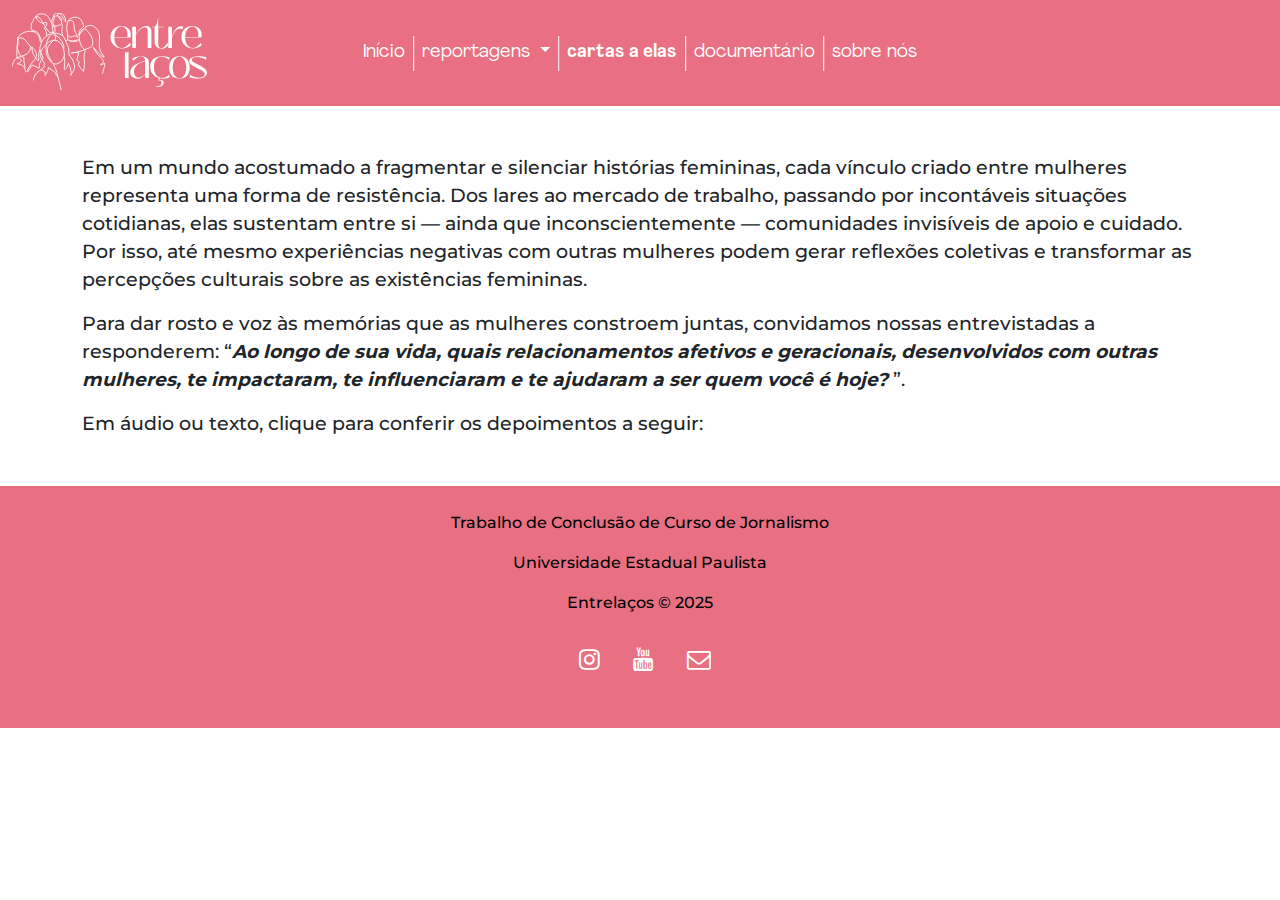
<file: cartas a elas.html>
<!DOCTYPE html>
<html lang="pt-br">
<head>
  <meta charset="utf-8">
  <meta name="viewport" content="width=device-width, initial-scale=1">
  <title>Cartas a elas: Ao longo de sua vida, quais relacionamentos afetivos e geracionais, desenvolvidos com outras mulheres, te impactaram</title>

  <link href="https://cdn.jsdelivr.net/npm/bootstrap@5.0.2/dist/css/bootstrap.min.css" rel="stylesheet">
  <link rel="stylesheet" href="style.css">
  <link rel="stylesheet" href="https://cdnjs.cloudflare.com/ajax/libs/font-awesome/4.7.0/css/font-awesome.min.css">
</head>
<body>

  <div class="page-loader">
    <svg  width="313.6624" height="446.7376" viewBox="0 0 313.6624 446.7376" id="page-loader-icon">
      <path class="laco" fill="none" stroke="#e87082" stroke-width="4" d="m.9621,2.3075c142.4254,59.3848,128.0432,505.3289,22.0432,437.3289-88.3779-56.6952,138.9544-277.4197,291.4787-312.5471"/>
    </svg>
  </div>

  <script>
    window.addEventListener('load', function() {
    document.body.classList.add('loaded');
    setTimeout(function() {
      document.querySelector('.page-loader').style.display = 'none';
    }, 100);
    });

    document.addEventListener("DOMContentLoaded", () => {
      for (const link of Array.from(document.querySelectorAll(".md-typeset a[href^=http]")))
        link.target = "_blank"
    })
  </script>

  <nav class="navbar navbar-expand-lg position-relative py-2">
    <div class="container-fluid">
      <div class="navbar-brand me-auto" href="#">
        <img src="data/logo white high contrast.svg" alt="Logo" height="80">
      </div>
    <button class="navbar-toggler" type="button" data-bs-toggle="collapse" data-bs-target="#navbarNav" aria-controls="navbarNav" aria-expanded="false" aria-label="Toggle navigation">
      <span class="navbar-toggler-icon"></span>
    </button>
    <div class="collapse navbar-collapse" id="navbarNav">
        <ul class="navbar-nav me-auto mb-2 mb-lg-0">
          <li class="nav-item">
            <a class="nav-link bar-border text-white" href="index.html">Início</a>
          </li>
          <li class="nav-item dropdown">
            <a class="nav-link bar-border dropdown-toggle text-white" href="#" role="button" data-bs-toggle="dropdown" aria-expanded="false">
              reportagens
            </a>
            <ul class="dropdown-menu">
              <li><a class="dropdown-item" href="aminimigas.html">Aminimigas</a></li>
              <li><a class="dropdown-item" href="Elas por elas.html">Elas por elas</a></li>
              <li><a class="dropdown-item" href="Feminarte.html">Feminarte</a></li>
              <li><a class="dropdown-item" href="Entre iguais.html">Entre iguais</a></li>
              <li><a class="dropdown-item" href="dando os nos.html">Dando os nós</a></li>
            </ul>
          </li>
          <li class="nav-item">
            <a class="nav-link bar-border text-white active" href="cartas a elas.html">cartas&nbsp;a&nbsp;elas</a>
          </li>
          <li class="nav-item">
            <a class="nav-link bar-border text-white" href="documentario.html">documentário</a>
          </li>
          <li class="nav-item">
            <a class="nav-link text-white" href="sobre.html">sobre&nbsp;nós</a>
          </li>
        </ul>
      </div>
    </div>
  </nav>

  <main class="container my-5">
    <p style="font-size: 14pt;">Em um mundo acostumado a fragmentar e silenciar histórias femininas, cada vínculo criado entre mulheres representa uma forma de resistência. Dos lares ao mercado de trabalho, passando por incontáveis situações cotidianas, elas sustentam entre si — ainda que inconscientemente — comunidades invisíveis de apoio e cuidado. Por isso, até mesmo experiências negativas com outras mulheres podem gerar reflexões coletivas e transformar as percepções culturais sobre as existências femininas.</p>
    <p style="font-size: 14pt;">Para dar rosto e voz às memórias que as mulheres constroem juntas, convidamos nossas entrevistadas a responderem: “<em style="font-weight: bold; font-size: 14pt;">Ao longo de sua vida, quais relacionamentos afetivos e geracionais, desenvolvidos com outras mulheres, te impactaram, te influenciaram e te ajudaram a ser quem você é hoje?</em> ”.</p> 
    <p style="font-size: 14pt;">Em áudio ou texto, clique para conferir os depoimentos a seguir:</p>

    <div class="flourish-embed flourish-cards" data-src="visualisation/23553395"><script src="https://public.flourish.studio/resources/embed.js"></script><noscript><img src="https://public.flourish.studio/visualisation/23553395/thumbnail" width="100%" alt="cards visualization" /></noscript></div>

    <div class="flourish-embed flourish-cards" data-src="visualisation/23556352"><script src="https://public.flourish.studio/resources/embed.js"></script><noscript><img src="https://public.flourish.studio/visualisation/23556352/thumbnail" width="100%" alt="cards visualization" /></noscript></div>
  </main>

  <footer class="text-center">
    <p style="color: rgb(0, 0, 0);">Trabalho de Conclusão de Curso de Jornalismo</p>
    <p style="color: rgb(0, 0, 0);">Universidade Estadual Paulista</p>
    <p style="color: rgb(0, 0, 0);">Entrelaços © 2025</p>
    <p>
      <a href="https://www.instagram.com/tcc.entrelacos/" class="fa fa-instagram"></a>
      <a href="https://www.youtube.com/@reportagementrelacos" class="fa fa-youtube"></a>
      <a href="mailto:reportagementrelacos@gmail.com" class="fa fa-envelope-o"></a>
    </p>
  </footer>

  <script src="https://cdn.jsdelivr.net/npm/bootstrap@5.0.2/dist/js/bootstrap.bundle.min.js" integrity="sha384-MrcW6ZMFYlzcLA8Nl+NtUVF0sA7MsXsP1UyJoMp4YLEuNSfAP+JcXn/tWtIaxVXM" crossorigin="anonymous"></script>
</body>
</html>
</file>
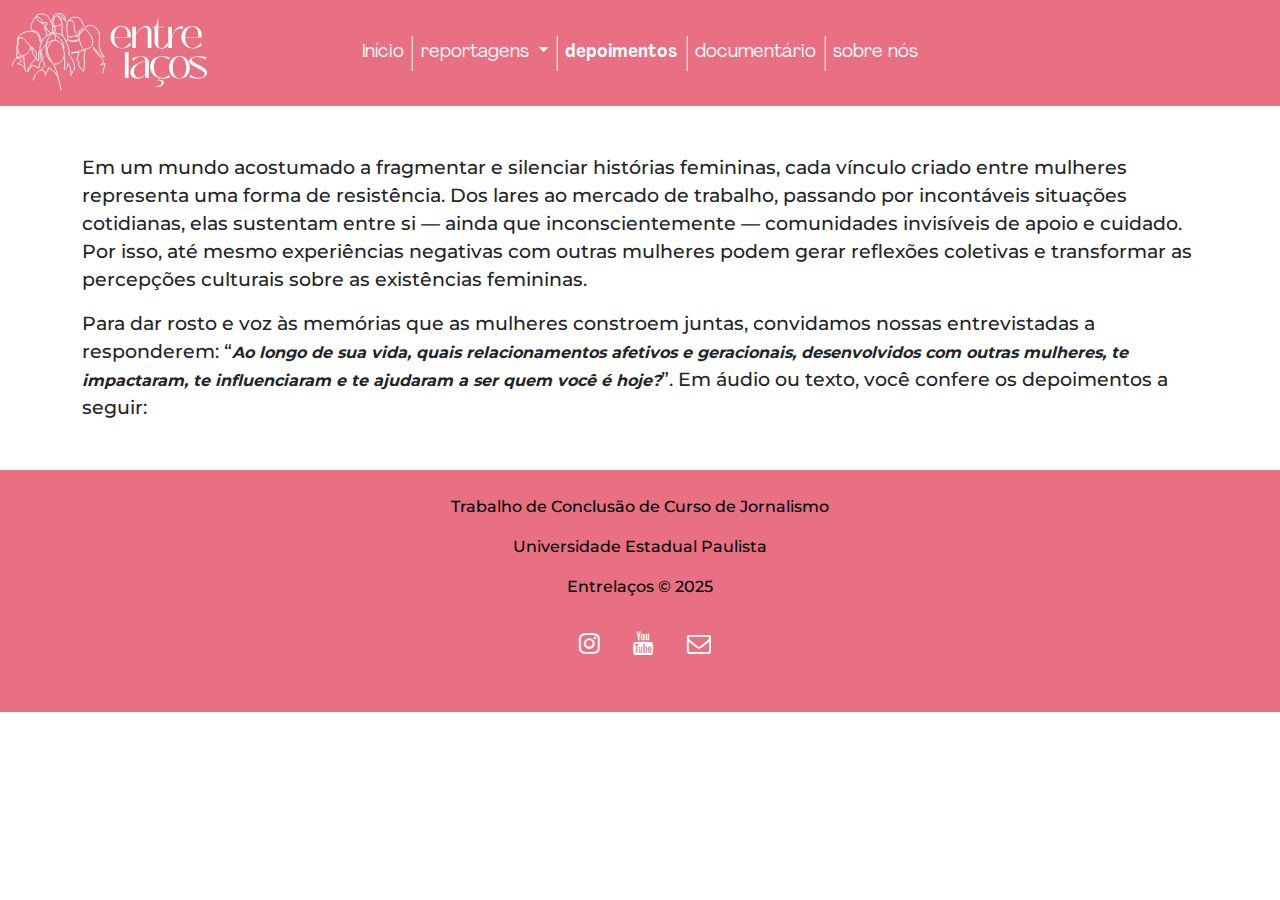
<file: depoimentos.html>
<!DOCTYPE html>
<html lang="pt-br">
<head>
  <meta charset="utf-8">
  <meta name="viewport" content="width=device-width, initial-scale=1">
  <meta name="description" content="Projeto TCC">
  <title>Entrelaços</title>

  <link href="https://cdn.jsdelivr.net/npm/bootstrap@5.0.2/dist/css/bootstrap.min.css" rel="stylesheet">
  <link rel="stylesheet" href="style.css">
  <link rel="stylesheet" href="https://cdnjs.cloudflare.com/ajax/libs/font-awesome/4.7.0/css/font-awesome.min.css">
</head>
<body>
  <nav class="navbar navbar-expand-lg position-relative py-2">
    <div class="container-fluid">
      <div class="navbar-brand me-auto" href="#">
        <img src="data/logo white high contrast.svg" alt="Logo" height="80">
      </div>
    <button class="navbar-toggler" type="button" data-bs-toggle="collapse" data-bs-target="#navbarNav" aria-controls="navbarNav" aria-expanded="false" aria-label="Toggle navigation">
      <span class="navbar-toggler-icon"></span>
    </button>
    <div class="collapse navbar-collapse" id="navbarNav">
        <ul class="navbar-nav me-auto mb-2 mb-lg-0">
          <li class="nav-item">
            <a class="nav-link bar-border text-white" href="index.html">Início</a>
          </li>
          <li class="nav-item dropdown">
            <a class="nav-link bar-border dropdown-toggle text-white" href="#" role="button" data-bs-toggle="dropdown" aria-expanded="false">
              reportagens
            </a>
            <ul class="dropdown-menu">
              <li><a class="dropdown-item" href="animigas.html">Aminimigas</a></li>
              <li><a class="dropdown-item" href="Elas por elas.html">Elas por elas</a></li>
              <li><a class="dropdown-item" href="#">Reportagem 3</a></li>
              <li><a class="dropdown-item" href="Entre iguais.html">Entre iguais</a></li>
              <li><a class="dropdown-item" href="#">Reportagem 5</a></li>
            </ul>
          </li>
          <li class="nav-item">
            <a class="nav-link bar-border text-white active" href="#">depoimentos</a>
          </li>
          <li class="nav-item">
            <a class="nav-link bar-border text-white" href="#">documentário</a>
          </li>
          <li class="nav-item">
            <a class="nav-link text-white" href="sobre.html">sobre&nbsp;nós</a>
          </li>
        </ul>
      </div>
    </div>
  </nav>

  <main class="container my-5">
    <p style="font-size: 14pt;">Em um mundo acostumado a fragmentar e silenciar histórias femininas, cada vínculo criado entre mulheres representa uma forma de resistência. Dos lares ao mercado de trabalho, passando por incontáveis situações cotidianas, elas sustentam entre si — ainda que inconscientemente — comunidades invisíveis de apoio e cuidado. Por isso, até mesmo experiências negativas com outras mulheres podem gerar reflexões coletivas e transformar as percepções culturais sobre as existências femininas.</p>
    <p style="font-size: 14pt;">Para dar rosto e voz às memórias que as mulheres constroem juntas, convidamos nossas entrevistadas a responderem: “<em style="font-weight: bold;">Ao longo de sua vida, quais relacionamentos afetivos e geracionais, desenvolvidos com outras mulheres, te impactaram, te influenciaram e te ajudaram a ser quem você é hoje?</em>”. Em áudio ou texto, você confere os depoimentos a seguir:</p>

    <div class="flourish-embed flourish-cards" data-src="visualisation/23553395"><script src="https://public.flourish.studio/resources/embed.js"></script><noscript><img src="https://public.flourish.studio/visualisation/23553395/thumbnail" width="100%" alt="cards visualization" /></noscript></div>

    <div class="flourish-embed flourish-cards" data-src="visualisation/23556352"><script src="https://public.flourish.studio/resources/embed.js"></script><noscript><img src="https://public.flourish.studio/visualisation/23556352/thumbnail" width="100%" alt="cards visualization" /></noscript></div>
  </main>

  <footer class="text-center">
    <p style="color: rgb(0, 0, 0);">Trabalho de Conclusão de Curso de Jornalismo</p>
    <p style="color: rgb(0, 0, 0);">Universidade Estadual Paulista</p>
    <p style="color: rgb(0, 0, 0);">Entrelaços © 2025</p>
    <p>
      <a href="https://www.instagram.com/tcc.entrelacos/" class="fa fa-instagram"></a>
      <a href="https://www.youtube.com/@reportagementrelacos" class="fa fa-youtube"></a>
      <a href="mailto:reportagementrelacos@gmail.com" class="fa fa-envelope-o"></a>
    </p>
  </footer>

  <script src="https://cdn.jsdelivr.net/npm/bootstrap@5.0.2/dist/js/bootstrap.bundle.min.js" integrity="sha384-MrcW6ZMFYlzcLA8Nl+NtUVF0sA7MsXsP1UyJoMp4YLEuNSfAP+JcXn/tWtIaxVXM" crossorigin="anonymous"></script>
</body>
</html>
</file>
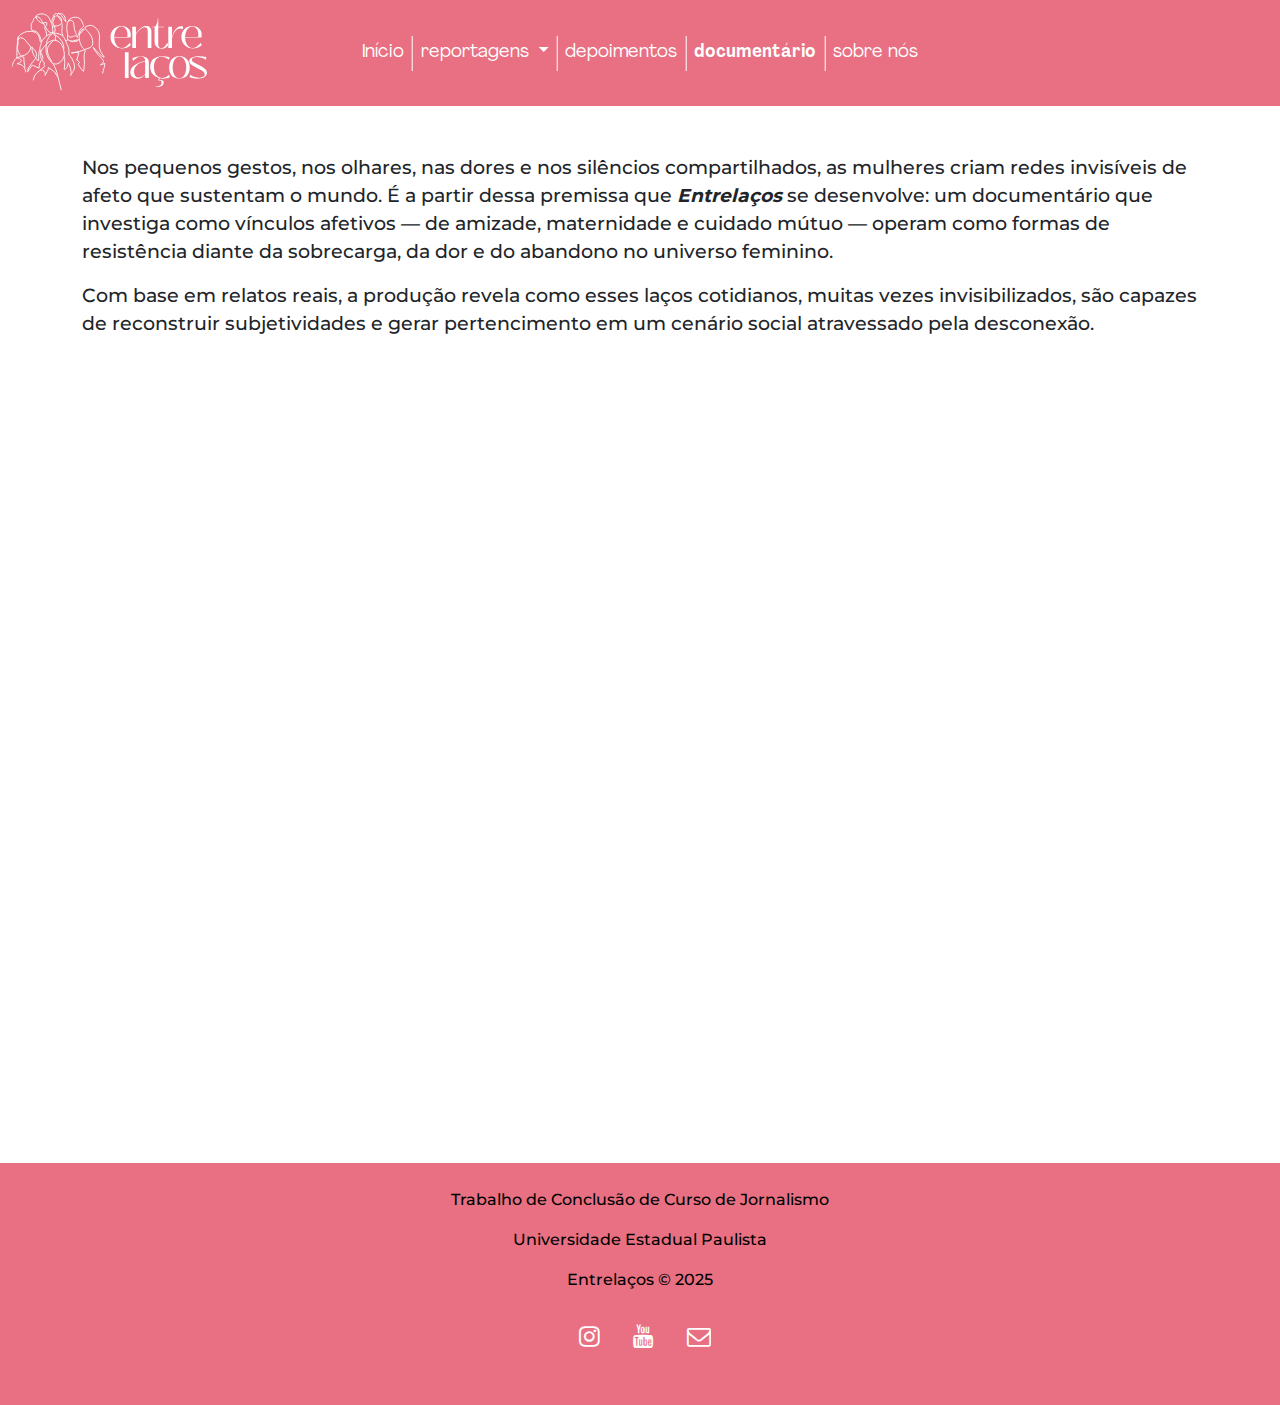
<file: documentario.html>
<!DOCTYPE html>
<html lang="pt-br">
<head>
  <meta charset="utf-8">
  <meta name="viewport" content="width=device-width, initial-scale=1">
  <title>Documentário Entrelaços</title>

  <link href="https://cdn.jsdelivr.net/npm/bootstrap@5.0.2/dist/css/bootstrap.min.css" rel="stylesheet">
  <link rel="stylesheet" href="style.css">
  <link rel="stylesheet" href="https://cdnjs.cloudflare.com/ajax/libs/font-awesome/4.7.0/css/font-awesome.min.css">
</head>
<body>

  <div class="page-loader">
    <svg  width="313.6624" height="446.7376" viewBox="0 0 313.6624 446.7376" id="page-loader-icon">
      <path class="laco" fill="none" stroke="#e87082" stroke-width="4" d="m.9621,2.3075c142.4254,59.3848,128.0432,505.3289,22.0432,437.3289-88.3779-56.6952,138.9544-277.4197,291.4787-312.5471"/>
    </svg>
  </div>

  <script>
    window.addEventListener('load', function() {
    document.body.classList.add('loaded');
    setTimeout(function() {
      document.querySelector('.page-loader').style.display = 'none';
    }, 100);
    });
  </script>

  <nav class="navbar navbar-expand-lg position-relative py-2">
    <div class="container-fluid">
      <div class="navbar-brand me-auto" href="#">
        <img src="data/logo white high contrast.svg" alt="Logo" height="80">
      </div>
    <button class="navbar-toggler" type="button" data-bs-toggle="collapse" data-bs-target="#navbarNav" aria-controls="navbarNav" aria-expanded="false" aria-label="Toggle navigation">
      <span class="navbar-toggler-icon"></span>
    </button>
    <div class="collapse navbar-collapse" id="navbarNav">
        <ul class="navbar-nav me-auto mb-2 mb-lg-0">
          <li class="nav-item">
            <a class="nav-link bar-border text-white" href="index.html">Início</a>
          </li>
          <li class="nav-item dropdown">
            <a class="nav-link bar-border dropdown-toggle text-white" href="#" role="button" data-bs-toggle="dropdown" aria-expanded="false">
              reportagens
            </a>
            <ul class="dropdown-menu">
              <li><a class="dropdown-item" href="aminimigas.html">Aminimigas</a></li>
              <li><a class="dropdown-item" href="Elas por elas.html">Elas por elas</a></li>
              <li><a class="dropdown-item" href="Feminarte.html">Feminarte</a></li>
              <li><a class="dropdown-item" href="Entre iguais.html">Entre iguais</a></li>
              <li><a class="dropdown-item" href="dando os nos.html">Dando os Nós</a></li>
            </ul>
          </li>
          <li class="nav-item">
            <a class="nav-link bar-border text-white" href="depoimentos.html">depoimentos</a>
          </li>
          <li class="nav-item">
            <a class="nav-link bar-border text-white active" href="documentario.html">documentário</a>
          </li>
          <li class="nav-item">
            <a class="nav-link text-white" href="sobre.html">sobre&nbsp;nós</a>
          </li>
        </ul>
      </div>
    </div>
  </nav>

  <main class="container mt-5">
    <p style="font-size: 14pt;">Nos pequenos gestos, nos olhares, nas dores e nos silêncios compartilhados, as mulheres criam redes invisíveis de afeto que sustentam o mundo. É a partir dessa premissa que <em style="font-weight: bold; font-size: 14pt;">Entrelaços</em> se desenvolve: um documentário que investiga como vínculos afetivos — de amizade, maternidade e cuidado mútuo — operam como formas de resistência diante da sobrecarga, da dor e do abandono no universo feminino.</p>
    <p style="font-size: 14pt;">Com base em relatos reais, a produção revela como esses laços cotidianos, muitas vezes invisibilizados, são capazes de reconstruir subjetividades e gerar pertencimento em um cenário social atravessado pela desconexão.</p>
  </main>

  <iframe class="viewer-16-9 my-5" id="documentario" src="https://www.youtube.com/embed/McOBQxKftv0?si=iCn55ulyHeWZ7oH5" title="YouTube video player" frameborder="0" allow="accelerometer; autoplay; clipboard-write; encrypted-media; gyroscope; picture-in-picture; web-share" referrerpolicy="strict-origin-when-cross-origin" allowfullscreen></iframe>


  <footer class="text-center">
    <p style="color: rgb(0, 0, 0);">Trabalho de Conclusão de Curso de Jornalismo</p>
    <p style="color: rgb(0, 0, 0);">Universidade Estadual Paulista</p>
    <p style="color: rgb(0, 0, 0);">Entrelaços © 2025</p>
    <p>
      <a href="https://www.instagram.com/tcc.entrelacos/" class="fa fa-instagram"></a>
      <a href="https://www.youtube.com/@reportagementrelacos" class="fa fa-youtube"></a>
      <a href="mailto:reportagementrelacos@gmail.com" class="fa fa-envelope-o"></a>
    </p>
  </footer>

  <script src="https://cdn.jsdelivr.net/npm/bootstrap@5.0.2/dist/js/bootstrap.bundle.min.js" integrity="sha384-MrcW6ZMFYlzcLA8Nl+NtUVF0sA7MsXsP1UyJoMp4YLEuNSfAP+JcXn/tWtIaxVXM" crossorigin="anonymous"></script>
</body>
</html>
</file>
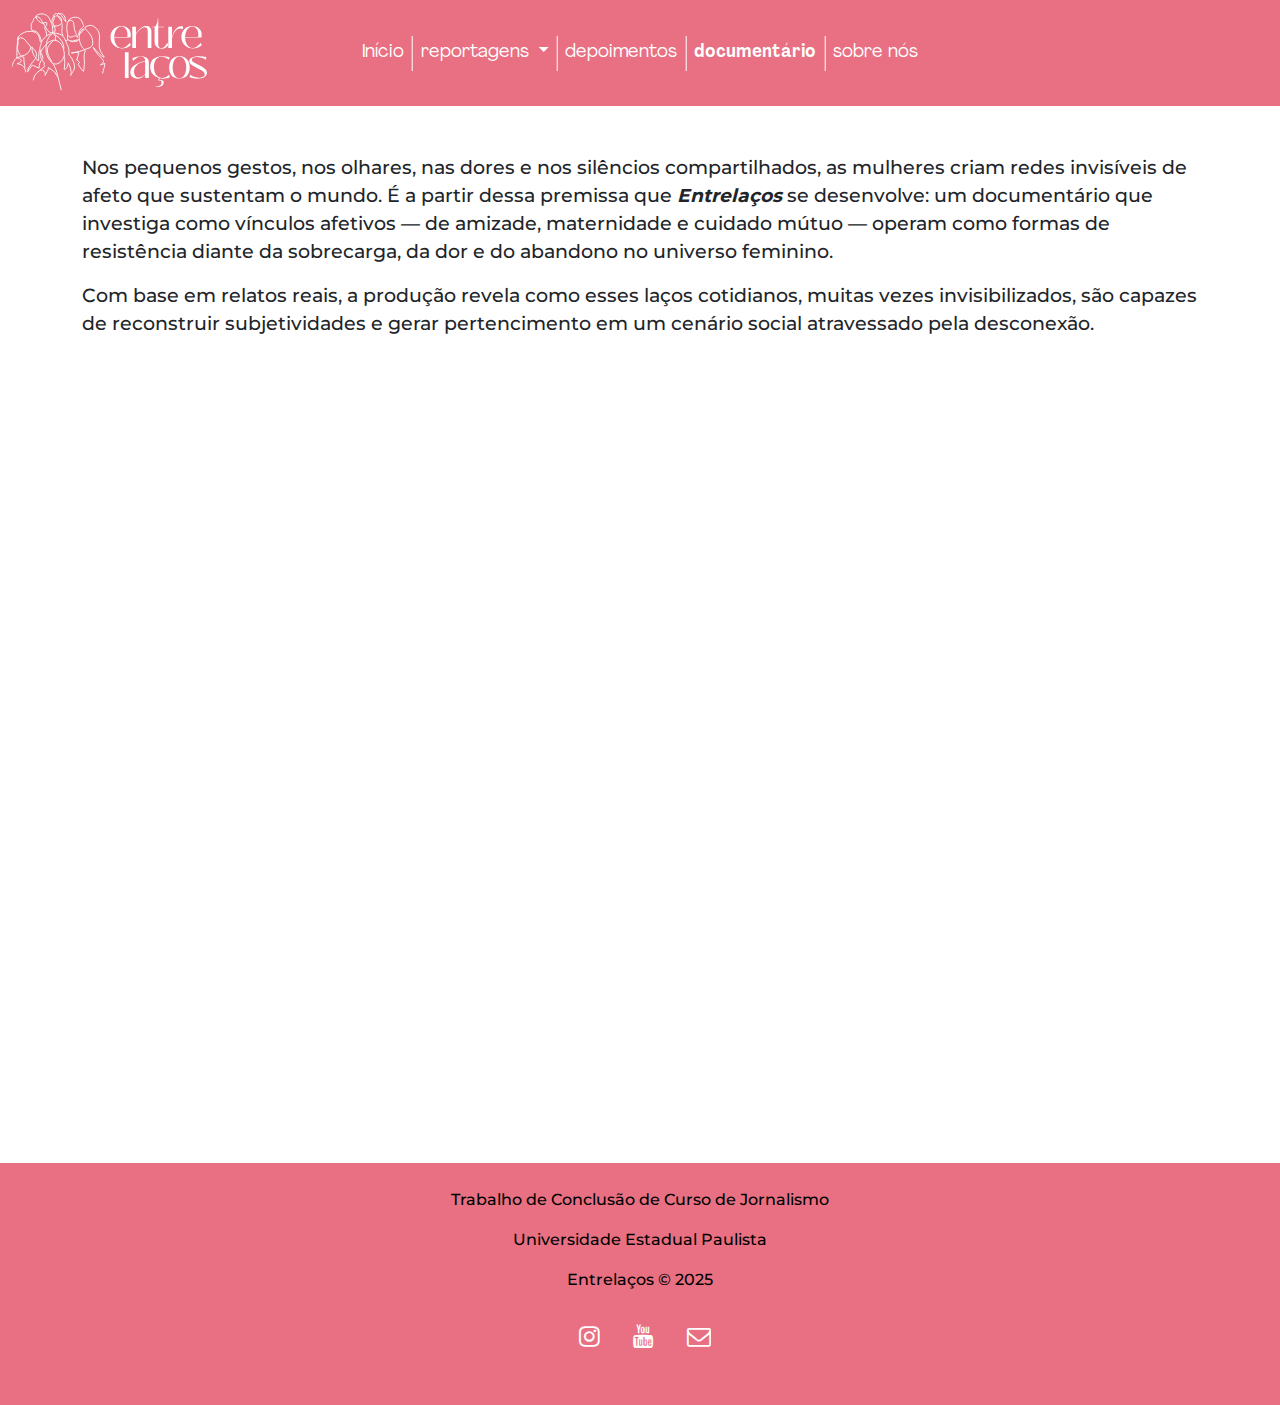
<file: documentário.html>
<!DOCTYPE html>
<html lang="pt-br">
<head>
  <meta charset="utf-8">
  <meta name="viewport" content="width=device-width, initial-scale=1">
  <meta name="description" content="Projeto TCC">
  <title>Entrelaços</title>

  <link href="https://cdn.jsdelivr.net/npm/bootstrap@5.0.2/dist/css/bootstrap.min.css" rel="stylesheet">
  <link rel="stylesheet" href="style.css">
  <link rel="stylesheet" href="https://cdnjs.cloudflare.com/ajax/libs/font-awesome/4.7.0/css/font-awesome.min.css">
</head>
<body>
  <nav class="navbar navbar-expand-lg position-relative py-2">
    <div class="container-fluid">
      <div class="navbar-brand me-auto" href="#">
        <img src="data/logo white high contrast.svg" alt="Logo" height="80">
      </div>
    <button class="navbar-toggler" type="button" data-bs-toggle="collapse" data-bs-target="#navbarNav" aria-controls="navbarNav" aria-expanded="false" aria-label="Toggle navigation">
      <span class="navbar-toggler-icon"></span>
    </button>
    <div class="collapse navbar-collapse" id="navbarNav">
        <ul class="navbar-nav me-auto mb-2 mb-lg-0">
          <li class="nav-item">
            <a class="nav-link bar-border text-white" href="index.html">Início</a>
          </li>
          <li class="nav-item dropdown">
            <a class="nav-link bar-border dropdown-toggle text-white" href="#" role="button" data-bs-toggle="dropdown" aria-expanded="false">
              reportagens
            </a>
            <ul class="dropdown-menu">
              <li><a class="dropdown-item" href="animigas.html">Aminimigas</a></li>
              <li><a class="dropdown-item" href="Elas por elas.html">Elas por elas</a></li>
              <li><a class="dropdown-item" href="#">Reportagem 3</a></li>
              <li><a class="dropdown-item" href="Entre iguais.html">Entre iguais</a></li>
              <li><a class="dropdown-item" href="#">Reportagem 5</a></li>
            </ul>
          </li>
          <li class="nav-item">
            <a class="nav-link bar-border text-white" href="#">depoimentos</a>
          </li>
          <li class="nav-item">
            <a class="nav-link bar-border text-white active" href="#">documentário</a>
          </li>
          <li class="nav-item">
            <a class="nav-link text-white" href="sobre.html">sobre&nbsp;nós</a>
          </li>
        </ul>
      </div>
    </div>
  </nav>

  <main class="container mt-5">
    <p style="font-size: 14pt;">Nos pequenos gestos, nos olhares, nas dores e nos silêncios compartilhados, as mulheres criam redes invisíveis de afeto que sustentam o mundo. É a partir dessa premissa que <em style="font-weight: bold; font-size: 14pt;">Entrelaços</em> se desenvolve: um documentário que investiga como vínculos afetivos — de amizade, maternidade e cuidado mútuo — operam como formas de resistência diante da sobrecarga, da dor e do abandono no universo feminino.</p>
    <p style="font-size: 14pt;">Com base em relatos reais, a produção revela como esses laços cotidianos, muitas vezes invisibilizados, são capazes de reconstruir subjetividades e gerar pertencimento em um cenário social atravessado pela desconexão.</p>
  </main>

  <iframe class="viewer-16-9 my-5" id="documentario" src="https://www.youtube.com/embed/McOBQxKftv0?si=iCn55ulyHeWZ7oH5" title="YouTube video player" frameborder="0" allow="accelerometer; autoplay; clipboard-write; encrypted-media; gyroscope; picture-in-picture; web-share" referrerpolicy="strict-origin-when-cross-origin" allowfullscreen></iframe>


  <footer class="text-center">
    <p style="color: rgb(0, 0, 0);">Trabalho de Conclusão de Curso de Jornalismo</p>
    <p style="color: rgb(0, 0, 0);">Universidade Estadual Paulista</p>
    <p style="color: rgb(0, 0, 0);">Entrelaços © 2025</p>
    <p>
      <a href="https://www.instagram.com/tcc.entrelacos/" class="fa fa-instagram"></a>
      <a href="https://www.youtube.com/@reportagementrelacos" class="fa fa-youtube"></a>
      <a href="mailto:reportagementrelacos@gmail.com" class="fa fa-envelope-o"></a>
    </p>
  </footer>

  <script src="https://cdn.jsdelivr.net/npm/bootstrap@5.0.2/dist/js/bootstrap.bundle.min.js" integrity="sha384-MrcW6ZMFYlzcLA8Nl+NtUVF0sA7MsXsP1UyJoMp4YLEuNSfAP+JcXn/tWtIaxVXM" crossorigin="anonymous"></script>
</body>
</html>
</file>
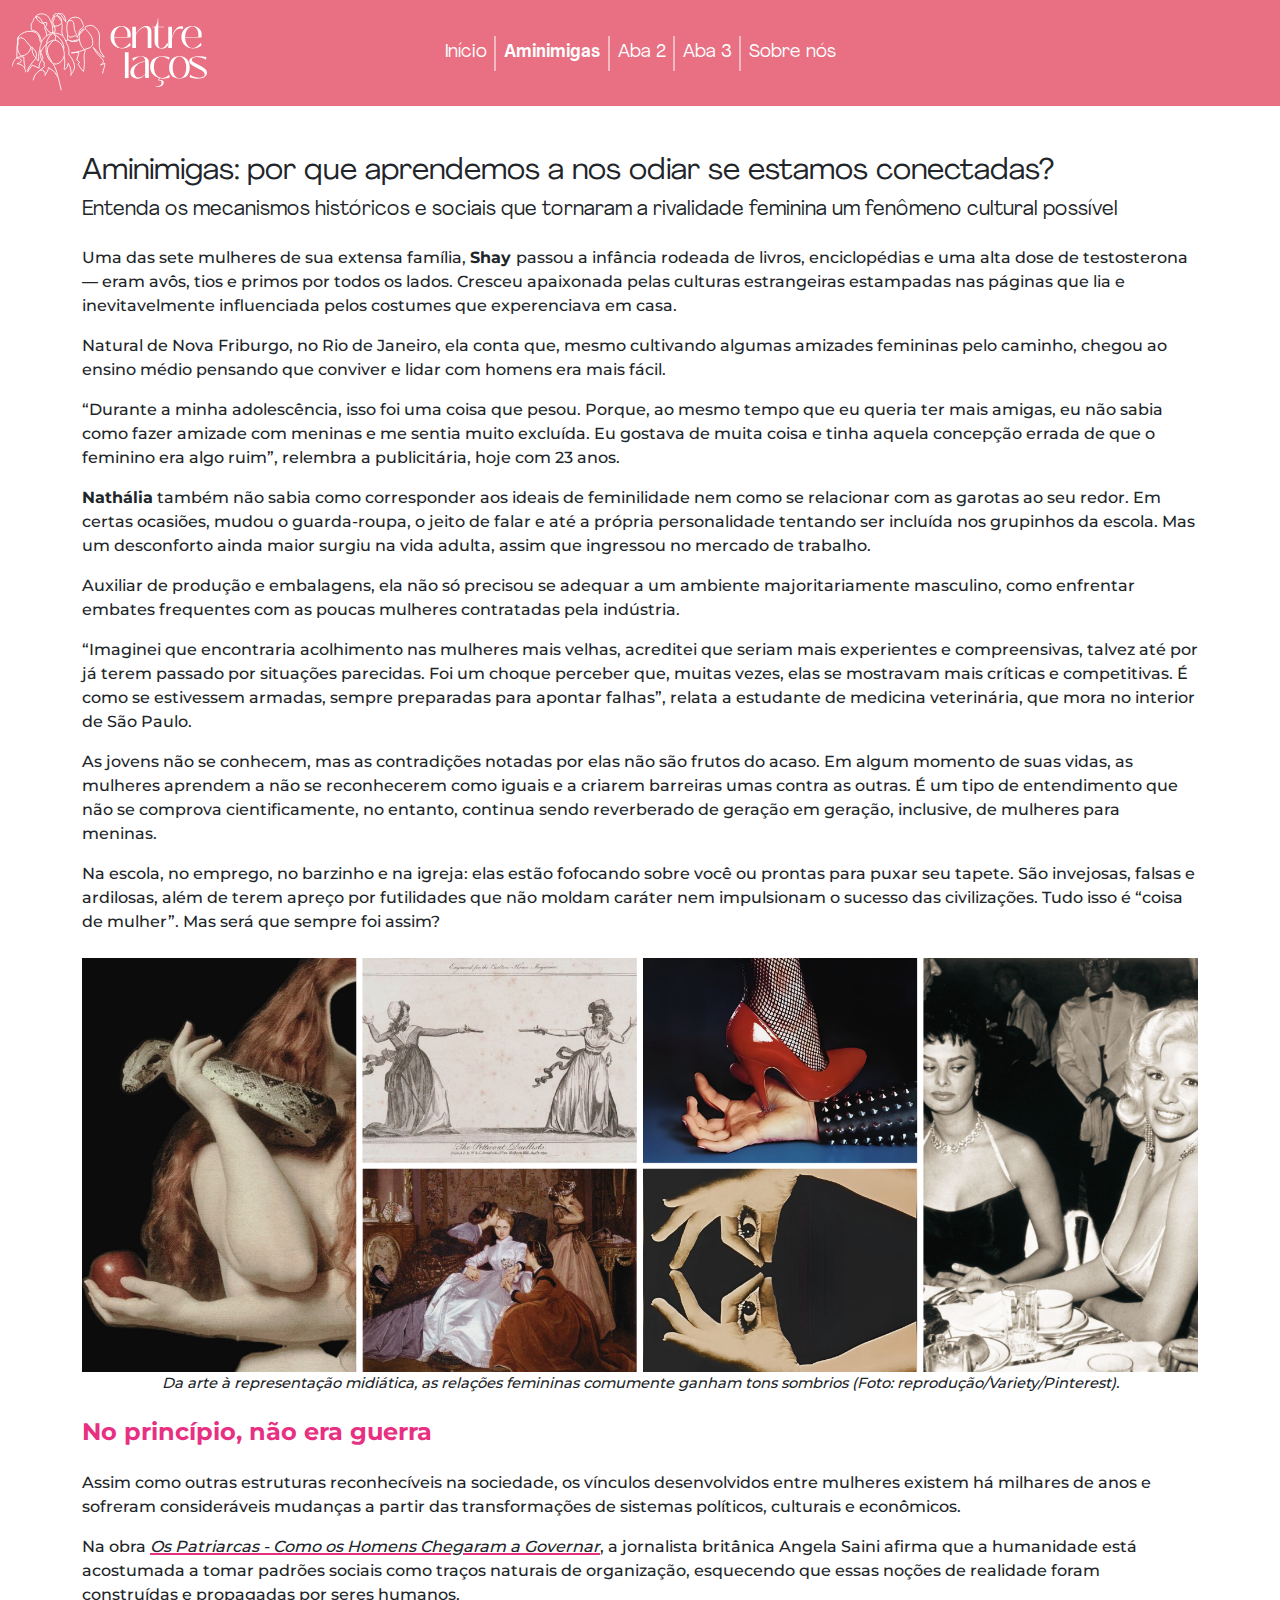
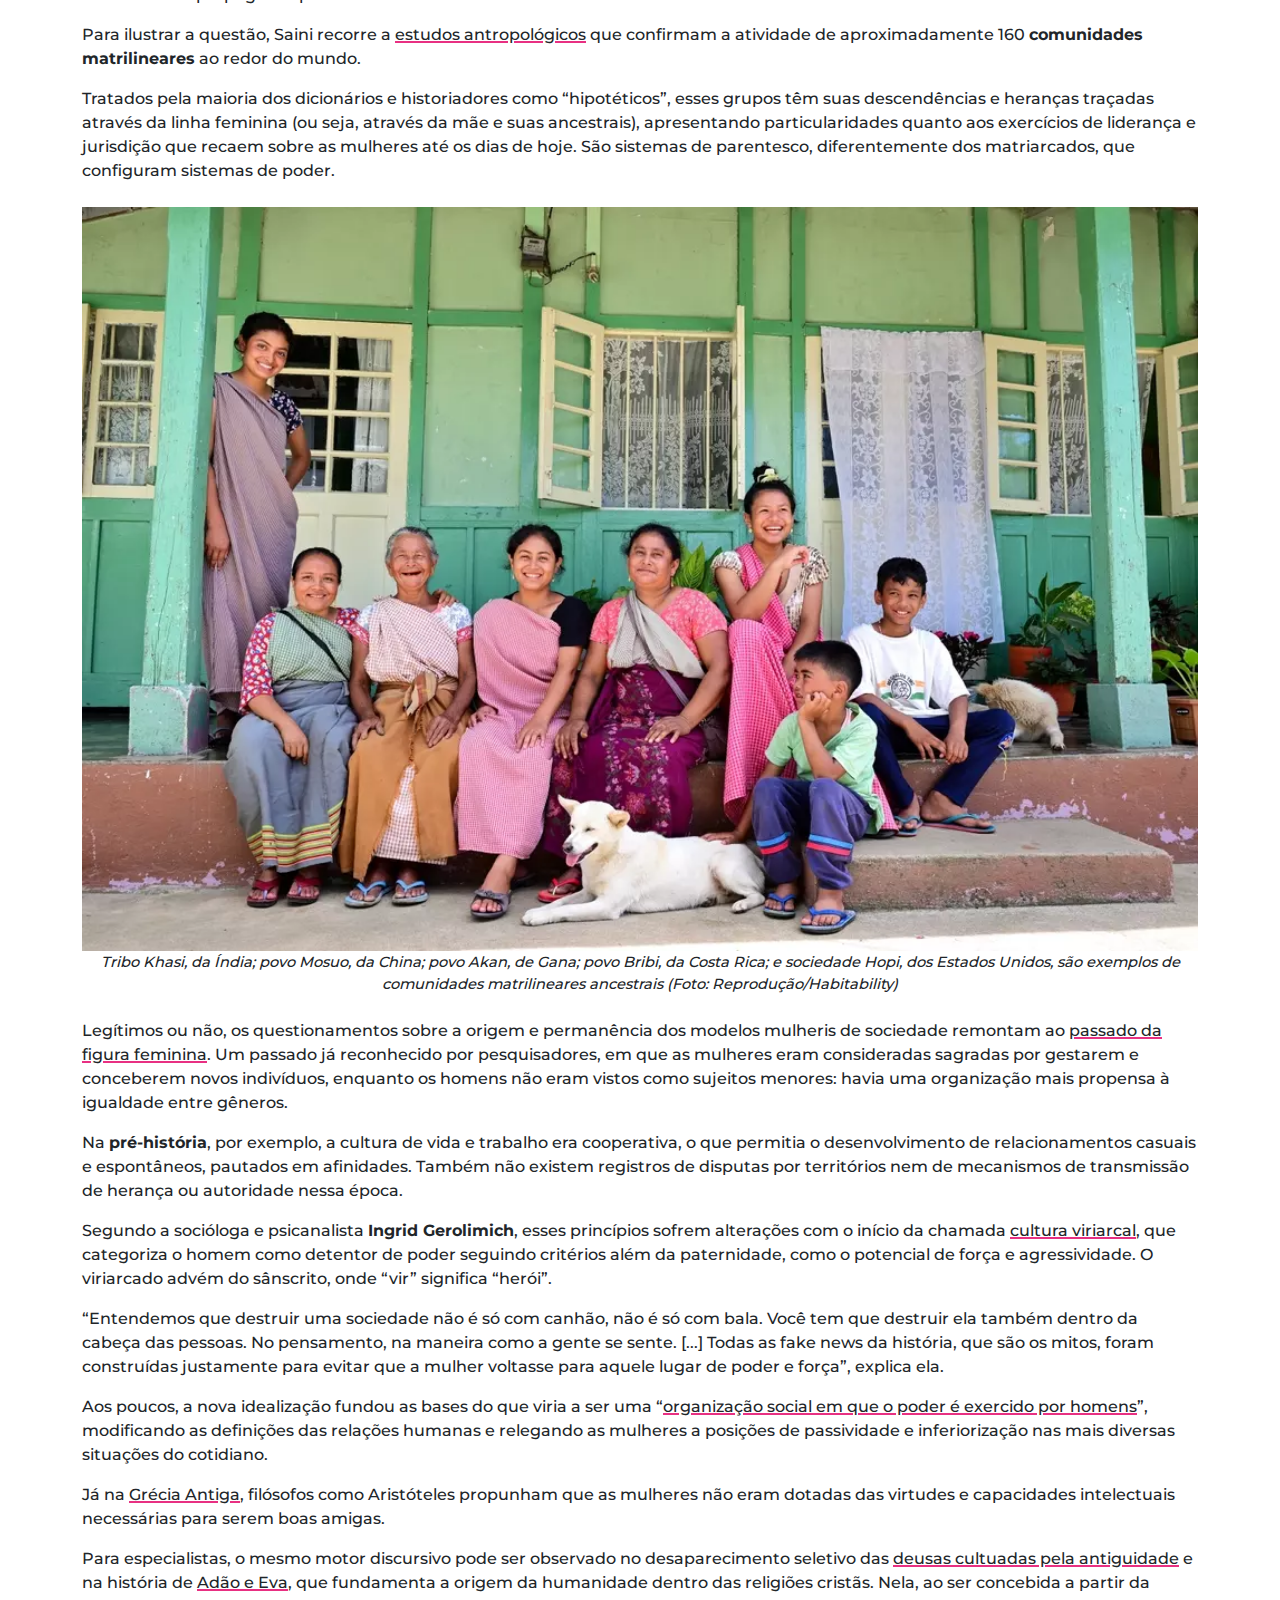
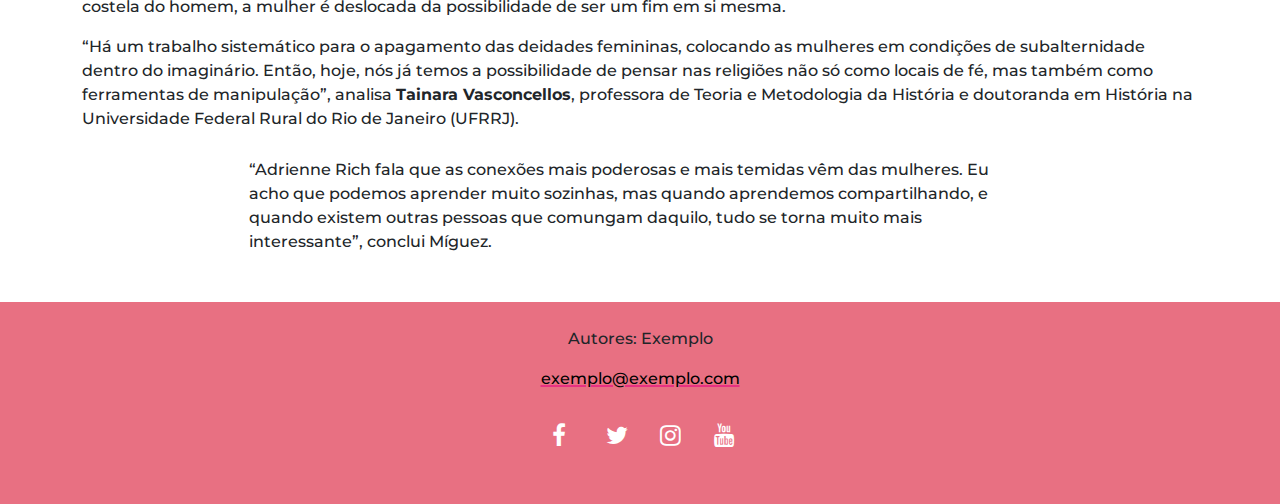
<file: Reportagem1.html>
<!DOCTYPE html>
<html lang="pt-br">
<head>
  <meta charset="utf-8">
  <meta name="viewport" content="width=device-width, initial-scale=1">
  <meta name="description" content="Projeto TCC">
  <title>Entre Laços</title>

  <link href="https://cdn.jsdelivr.net/npm/bootstrap@5.0.2/dist/css/bootstrap.min.css" rel="stylesheet">
  <link rel="stylesheet" href="style.css">
  <link rel="stylesheet" href="https://cdnjs.cloudflare.com/ajax/libs/font-awesome/4.7.0/css/font-awesome.min.css">
</head>

<body>
  <nav class="navbar navbar-expand-lg position-relative py-2">
    <div class="container-fluid">
      <a class="navbar-brand me-auto" href="#">
        <img src="data/logo white high contrast.svg" alt="Logo" height="80">
      </a>
      
      <button class="navbar-toggler" type="button" data-bs-toggle="collapse" data-bs-target="#navbarTogglerDemo01" aria-controls="navbarTogglerDemo01" aria-expanded="false" aria-label="Toggle navigation">
        <span class="navbar-toggler-icon"></span>
      </button>

      <div class="collapse navbar-collapse" id="navbarTogglerDemo01">
        <ul class="navbar-nav mx-auto mb-2 mb-lg-0">
          <li class="nav-item bar-border">
            <a class="nav-link text-white" href="index.html">Início</a>
          </li>
          <li class="nav-item bar-border">
            <a class="nav-link text-white active" aria-current="page" href="#">Aminimigas</a>
          </li>
          <li class="nav-item bar-border">
            <a class="nav-link text-white" href="#">Aba 2</a>
          </li>
          <li class="nav-item bar-border">
            <a class="nav-link text-white" href="#">Aba 3</a>
          </li>
          <li class="nav-item">
            <a class="nav-link text-white" href="sobre.html">Sobre nós</a>
          </li>
        </ul>
      </div>
    </div>
  </nav>

  <main class="container my-5">
    <h2 style="font-size: 30px;">Aminimigas: por que aprendemos a nos odiar se estamos conectadas?</h1>
    <h2 class="mb-4" style="font-size: 20px;">Entenda os mecanismos históricos e sociais que tornaram a rivalidade feminina um fenômeno cultural possível</h2>
    <p>Uma das sete mulheres de sua extensa família, <strong>Shay </strong>passou a infância rodeada de livros, enciclopédias e uma alta dose de testosterona — eram avôs, tios e primos por todos os lados. Cresceu apaixonada pelas culturas estrangeiras estampadas nas páginas que lia e inevitavelmente influenciada pelos costumes que experenciava em casa.</p>
    <p>Natural de Nova Friburgo, no Rio de Janeiro, ela conta que, mesmo cultivando algumas amizades femininas pelo caminho, chegou ao ensino médio pensando que conviver e lidar com homens era mais fácil.</p>
    <p>“Durante a minha adolescência, isso foi uma coisa que pesou. Porque, ao mesmo tempo que eu queria ter mais amigas, eu não sabia como fazer amizade com meninas e me sentia muito excluída. Eu gostava de muita coisa e tinha aquela concepção errada de que o feminino era algo ruim”, relembra a publicitária, hoje com 23 anos.</p>
    <p><strong>Nathália</strong> também não sabia como corresponder aos ideais de feminilidade nem como se relacionar com as garotas ao seu redor. Em certas ocasiões, mudou o guarda-roupa, o jeito de falar e até a própria personalidade tentando ser incluída nos grupinhos da escola. Mas um desconforto ainda maior surgiu na vida adulta, assim que ingressou no mercado de trabalho.</p>
    <p>Auxiliar de produção e embalagens, ela não só precisou se adequar a um ambiente majoritariamente masculino, como enfrentar embates frequentes com as poucas mulheres contratadas pela indústria.</p>
    <p>“Imaginei que encontraria acolhimento nas mulheres mais velhas, acreditei que seriam mais experientes e compreensivas, talvez até por já terem passado por situações parecidas. Foi um choque perceber que, muitas vezes, elas se mostravam mais críticas e competitivas. É como se estivessem armadas, sempre preparadas para apontar falhas”, relata a estudante de medicina veterinária, que mora no interior de São Paulo.</p>
    <p>As jovens não se conhecem, mas as contradições notadas por elas não são frutos do acaso. Em algum momento de suas vidas, as mulheres aprendem a não se reconhecerem como iguais e a criarem barreiras umas contra as outras. É um tipo de entendimento que não se comprova cientificamente, no entanto, continua sendo reverberado de geração em geração, inclusive, de mulheres para meninas.</p>
    <p>Na escola, no emprego, no barzinho e na igreja: elas estão fofocando sobre você ou prontas para puxar seu tapete. São invejosas, falsas e ardilosas, além de terem apreço por futilidades que não moldam caráter nem impulsionam o sucesso das civilizações. Tudo isso é “coisa de mulher”. Mas será que sempre foi assim?</p>

    <figure class="my-4">
        <img src="data/IMAGEM1_rivalidadeFeminina.png" alt="textalt" style="width:100%">
        <figcaption>Da arte à representação midiática, as relações femininas comumente ganham tons sombrios (Foto: reprodução/Variety/Pinterest).</figcaption>
    </figure>

    <h3>No princípio, não era guerra</h3>
    <p>Assim como outras estruturas reconhecíveis na sociedade, os vínculos desenvolvidos entre mulheres existem há milhares de anos e sofreram consideráveis mudanças a partir das transformações de sistemas políticos, culturais e econômicos.</p>
    <p>Na obra <a href="https://www.youtube.com/watch?v=WMxb35VBZIg"><em>Os Patriarcas - Como os Homens Chegaram a Governar</em></a>, a jornalista britânica Angela Saini afirma que a humanidade está acostumada a tomar padrões sociais como traços naturais de organização, esquecendo que essas noções de realidade foram construídas e propagadas por seres humanos.</p>
    <p>Para ilustrar a questão, Saini recorre a <a href="https://royalsocietypublishing.org/doi/10.1098/rstb.2018.0077">estudos antropológicos</a> que confirmam a atividade de aproximadamente 160 <strong>comunidades matrilineares</strong> ao redor do mundo.</p>
    <p>Tratados pela maioria dos dicionários e historiadores como “hipotéticos”, esses grupos têm suas descendências e heranças traçadas através da linha feminina (ou seja, através da mãe e suas ancestrais), apresentando particularidades quanto aos exercícios de liderança e jurisdição que recaem sobre as mulheres até os dias de hoje. São sistemas de parentesco, diferentemente dos matriarcados, que configuram sistemas de poder.</p>

    <figure class="my-4">
        <img src="data/IMAGEM 2 - comunidades matriarcais.png" alt="textalt" style="width:100%">
        <figcaption>Tribo Khasi, da Índia; povo Mosuo, da China; povo Akan, de Gana; povo Bribi, da Costa Rica; e sociedade Hopi, dos Estados Unidos, são exemplos de comunidades matrilineares ancestrais (Foto: Reprodução/Habitability)</figcaption>
    </figure>

    <p>Legítimos ou não, os questionamentos sobre a origem e permanência dos modelos mulheris de sociedade remontam ao <a href="https://www.nucleodoconhecimento.com.br/historia/concepcoes-historicas">passado da figura feminina</a>. Um passado já reconhecido por pesquisadores, em que as mulheres eram consideradas sagradas por gestarem e conceberem novos indivíduos, enquanto os homens não eram vistos como sujeitos menores: havia uma organização mais propensa à igualdade entre gêneros.</p>
    <p>Na <strong>pré-história</strong>, por exemplo, a cultura de vida e trabalho era cooperativa, o que permitia o desenvolvimento de relacionamentos casuais e espontâneos, pautados em afinidades. Também não existem registros de disputas por territórios nem de mecanismos de transmissão de herança ou autoridade nessa época.</p>
    <p>Segundo a socióloga e psicanalista <strong>Ingrid Gerolimich</strong>, esses princípios sofrem alterações com o início da chamada <a href="https://bd.camara.leg.br/bd/items/fa47d286-3a4f-489a-b381-b2599f493d7d">cultura viriarcal</a>, que categoriza o homem como detentor de poder seguindo critérios além da paternidade, como o potencial de força e agressividade. O viriarcado advém do sânscrito, onde “vir” significa “herói”.</p>
    <p>“Entendemos que destruir uma sociedade não é só com canhão, não é só com bala. Você tem que destruir ela também dentro da cabeça das pessoas. No pensamento, na maneira como a gente se sente. [...] Todas as fake news da história, que são os mitos, foram construídas justamente para evitar que a mulher voltasse para aquele lugar de poder e força”, explica ela.</p>
    <p>Aos poucos, a nova idealização fundou as bases do que viria a ser uma “<a href="https://www.politize.com.br/patriarcado/">organização social em que o poder é exercido por homens</a>”, modificando as definições das relações humanas e relegando as mulheres a posições de passividade e inferiorização nas mais diversas situações do cotidiano.</p>
    <p>Já na <a href="https://www.ihu.unisinos.br/categorias/633315-a-mulher-segundo-aristoteles-e-tomas-de-aquino">Grécia Antiga</a>, filósofos como Aristóteles propunham que as mulheres não eram dotadas das virtudes e capacidades intelectuais necessárias para serem boas amigas.</p>
    <p>Para especialistas, o mesmo motor discursivo pode ser observado no desaparecimento seletivo das <a href="https://super.abril.com.br/cultura/as-divindades-femininas-no-principio-eram-as-deusas/#:~:text=%C3%8Dsis%2C%20a%20mais%20antiga%20deusa,velho%20e%20gerava%20o%20novo.">deusas cultuadas pela antiguidade</a> e na história de <a href="https://www.uol.com.br/universa/noticias/redacao/2019/11/13/nao-so-eva-conheca-lilith-a-suposta-e-feminista-primeira-mulher-de-adao.htm">Adão e Eva</a>, que fundamenta a origem da humanidade dentro das religiões cristãs. Nela, ao ser concebida a partir da costela do homem, a mulher é deslocada da possibilidade de ser um fim em si mesma.</p>
    <p>“Há um trabalho sistemático para o apagamento das deidades femininas, colocando as mulheres em condições de subalternidade dentro do imaginário. Então, hoje, nós já temos a possibilidade de pensar nas religiões não só como locais de fé, mas também como ferramentas de manipulação”, analisa <strong>Tainara Vasconcellos</strong>, professora de Teoria e Metodologia da História e doutoranda em História na Universidade Federal Rural do Rio de Janeiro (UFRRJ). </p>
    <p class="citation"> “Adrienne Rich fala que as conexões mais poderosas e mais temidas vêm das mulheres. Eu acho que podemos aprender muito sozinhas, mas quando aprendemos compartilhando, e quando existem outras pessoas que comungam daquilo, tudo se torna muito mais interessante”, conclui Míguez. </p>
  </main>

  <footer class="text-center">
    <p>Autores: Exemplo</p>
    <address>
      <a href="mailto:exemplo@exemplo.com" style="color: black;">exemplo@exemplo.com</a>
    </address>
    <p>
      <a href="#" class="fa fa-facebook"></a>
      <a href="#" class="fa fa-twitter"></a>
      <a href="#" class="fa fa-instagram"></a>
      <a href="#" class="fa fa-youtube"></a>
    </p>
  </footer>

  <script src="https://cdn.jsdelivr.net/npm/bootstrap@5.0.2/dist/js/bootstrap.bundle.min.js" integrity="sha384-MrcW6ZMFYlzcLA8Nl+NtUVF0sA7MsXsP1UyJoMp4YLEuNSfAP+JcXn/tWtIaxVXM" crossorigin="anonymous"></script>
</body>
</html>
</file>
<file: style.css>
/* ===== Variáveis ===== */
:root {
  --main-color: #e87082;
  --secondary-color: #e83082;
  --hover-color: #ffffff80;
}

/* ===== Estilos base ===== */
* {
  font-family: montserrat, Arial, Helvetica, sans-serif;
  font-size: 12pt;
  font-weight: 500;
}

a {
  color: currentColor;
  text-decoration: underline;
  text-decoration-thickness: 1.5px;
  text-decoration-color: var(--secondary-color);
}

a:hover {
  background-color: var(--secondary-color);
  color: white;
  transition-duration: 0.4s;
}

.flourish-embed:hover{
  color: none;
}

/* ===== Fontes ===== */
@font-face {
  font-family: Mango;
  src: url('data/black-mango-regular.ttf');
}

@font-face {
  font-family: Agrandir;
  src: url('data/Agrandir-Regular.ttf');
  font-weight: 1 1000;
}

@font-face {
  font-family: Agrandir;
  src: url('data/Agrandir-TextBold.ttf');
  font-weight: bold;
}

@font-face {
  font-family: Agrandir;
  src: url('data/Agrandir-ThinItalic.otf');
  font-style: italic;
}

@font-face {
  font-family: Montserrat;
  src: url(data/Montserrat-VariableFont_wght.ttf);
}

/* ===== Tipografia ===== */
h1 {
  font-size: 37.5pt;
  font-family: Mango, Agrandir, sans-serif;
}

h2 {
  font-size: 19pt;
  font-family: Agrandir, sans-serif;
}

h3 {
  font-size: 18pt;
  font-weight: bolder;
  color: var(--secondary-color);
  margin-bottom: 1em;
}

figcaption {
  text-align: center;
  font-size: 11pt;
  font-style: italic;
}

.nav-link {
  font-size: 13.5pt;
  font-family: Agrandir;
  padding: 4px .5rem !important;
}

strong{
  font-weight: bold;
}

.font-14pt p{
  font-size: 14pt;
}

/* ===== Layout e Componentes ===== */
.navbar {
  margin-bottom: 0;
  border-radius: 0;
  background-color: var(--main-color); 
  left: 50%;
  transform: translateX(-50%);
  z-index: 4;
}

.navbar-toggler-icon {
  background-image: url("data/menu.svg");
}

.navbar-toggler:focus {
  box-shadow: 0 0 0 0.1rem #ffffff !important;
}

.navbar .navbar-collapse .navbar-nav .nav-link:hover,
a.nav-link:hover {
  color: var(--hover-color) !important;
  background-color: #00000000 !important;
}

footer {
  padding: 25px;
  background-color: var(--main-color);
}

main {
  margin-left: 20px;
  margin-right: 20px;
}

.box-divider {
  height: 2px;
  background-color: gray;
  border-radius: 4px;
  width: 15%;
  margin-left: 42.5%;
}

.landing-box{
  font-size: 14pt;
  font-family: montserrat, Arial, Helvetica, sans-serif;
  text-align: left;
  color: white;
  display: flexbox;
  background-color: var(--main-color);
  width: 100%;
  height: 100%;
  border-radius: 10px;
  border-width: 0;
  padding: 25px;
}

.landing-box:hover{
  scale: 1.02;
  color: white;
  box-shadow: 8px 8px 5px lightblue;
  animation-duration: 100ms;
}

/* ===== Cards e Containers ===== */
.card {
  z-index: -1;
}

.viewer-16-9 {
  height: auto;
  width: 100%;
  aspect-ratio: 16 / 9;
}

.viewer-9-16 {
  height: auto;
  width: 75%;
  margin-left: 12.5%;
  margin-right: 12.5%;
  aspect-ratio: 9 / 16;
}

#portraits {
  margin-left: 10%;
  margin-right: 10%;
}

#documentario{
  max-height: 80vh;
  width: 98%;
  margin-left: 1%;
  margin-right: 1%;
  max-width: 1920px
  }

/* ===== Elementos interativos ===== */
.fa {
  padding: 20px;
  font-size: 40px;
  width: 50px;
  text-align: center;
  text-decoration: none;
  color: white;
  scale: 1.5;
}

a.fa:hover {
  color: var(--hover-color);
  background-color: rgba(0, 0, 0, 0);
}

.active {
  font-weight: bolder;
}

.active-dropdown {
  color: black !important;
  font-weight: bold;
  background-color: #00000000 !important;
}

.dropdown-item:active {
  background-color: black;
  color: white;
}

.footer-mail:hover{
  background-color: rgba(0, 0, 0, 0);
}

.soundcloud-embed{
  max-width: 100%;
  margin-right: 0%;
  margin-left: 0%;
}

.soundcloud-embed-text:hover{
  background-color: #00000000;
}
/* ===== Citações e destaque de texto ===== */
.citation {
  margin-left: 15%;
  margin-right: 15%;
  margin-top: 3vh;
  margin-bottom: 3vh;
  scale: 1;
}

.citation-inner {
  border-left: var(--secondary-color);
  border-left-style: solid;
  border-width: 4px;
  padding-left: 1em;
  padding-top: 0.5em;
  font-weight: bold;
  font-family: Arial, Helvetica, sans-serif;
  font-size: 14pt;
}

.citation-ref {
  font-size: 12pt;
  padding-left: 1.35em;
  padding-top: 0.5em;
}

.text-highlight{
  background-color: rgb(233, 157, 169);
}

/* ===== Video e Banner ===== */
.carousel {
  z-index: -2;
}

.carousel-caption{
  width: 80%;
  max-height: 30%;
  margin-left: 10%;
  left: 0;
  padding-top: 20px;
}

#carousel-reportagem1{
  width: 80%;
  margin-left: 10%;
  margin-right: 10%;
}

#tittle-video-article {
  width: 100%;
  margin-left: 0;
  margin-right: 0;
  position: relative;
  height: 70vh;
  z-index: -1;
}

#tittle-video-landing {
  width: 100%;
  margin-left: 0;
  margin-right: 0;
  position: relative;
  height: 70vh;
  z-index: -1;
}

.video-container {
  width: 100%;
  height: 100%;
  overflow: hidden;
  position: relative;
}

.video-container video {
  width: auto;
  height: 100%;
  position: absolute;
  left: 50%;
  transform: translateX(-50%);
  min-width: 100%;
}

.video-text-container {
  width: 75%;
  height: auto;
  margin-left: 12.5%; 
  margin-right: 12.5%;
  transform: translate(0, -20%);
  z-index: 1;
}

.video-text {
  display: flex;
  justify-content: center;
  align-items: center;
  min-height: 70px;
  color: rgb(19, 19, 19);
  text-align: center;
  background-color: var(--main-color);
}

.video-subtext {
  width: 98%;
  margin-left: 1%;
  margin-top: 12pt;
  color: black;
  text-align: center;
}

.video-text span {
  font-size: 4.85vw;
  line-height: 1;
  font-family: mango;
  font-weight: 600;
}

.video-subtext span {
  font-size: 3vw;
  line-height: 1;
  font-family: Arial, Helvetica, sans-serif;
  font-style: italic;
  font-weight: 500;
}

/* ===== Grids ===== */
.thanks-inner {
  display: grid;
  grid-gap: 2em;
  grid-template-columns: 1fr !important;
}

.thanks-inner > div {
  grid-row: auto !important;
}

.bar-border {
  border-right: 1px;
  border-right-style: solid;
  border-color: white;
}

.flourish-chart {
  width: 100%;
}

.landing-grid {
  display: grid;
  grid-template-columns: auto auto;
  grid-gap: 2em;
}

/* ===== loader ============*/

.page-loader {
  position: fixed;
  top: 0;
  left: 0;
  width: 100%;
  height: 100%;
  background: rgba(255, 255, 255, 1);
  display: flex;
  justify-content: center;
  align-items: center;
  z-index: 3;
  transition: opacity 200ms ease;
}

#page-loader-icon{
  max-width: 10%;
  margin-left: auto;
  margin-right: auto;
}

.laco {
  stroke-dasharray: 1000;
  stroke-dashoffset: 0;
  animation: dash 1500ms linear alternate infinite;
}

@keyframes dash {
  to {
    stroke-dashoffset: 3000;
  }
}

body.loaded .page-loader {
  opacity: 0;
  pointer-events: none;
}

/* ===== Media Queries ===== */
@media (min-width: 992px) {
  .navbar-collapse {
    position: absolute;
    left: 50%;
    transform: translateX(-50%);
  }

  .viewer-16-9 {
    width: 75%;
    margin-left: 12.5%;
    margin-right: 12.5%;
  }

  .viewer-9-16 {
    width: 25%;
    margin-left: 37.5%;
    margin-right: 37.5%;
  }
  .carousel-caption{
    width: 60%;
    max-height: 45%;
    margin-left: 20%;
    left: 0;
  }
  #page-loader-icon{
    max-width: 5%;
    margin-left: auto;
    margin-right: auto;
  }
}

@media (min-width: 1920px) {
  main {
    max-width: 1920px;
    margin-left: 10%;
    margin-right: 10%;
  }

  .banner-video {
    max-width: 80%;
    margin-left: 10%;
    margin-right: 10%;
  }

  #documentario{
    max-width: 80%;
    margin-left: 10%;
    margin-right: 10%;
  }
  .navbar-brand{
    margin-left: 10%;
  }
}

@media (max-width: 500px) {
  .video-text span {
    font-size: 8vw;
  }

  .video-subtext span {
    font-size: 4vw;
  }
  .carousel-caption{
    padding-top: 10px;
  }
  #carousel-reportagem1{
    width: 100%;
    margin-left: 0%;
    margin-right: 0%;
  }
  .carousel-caption-text{
    font-size: small;
  }
  p{
  margin-bottom: 1.5em;
  }
}

@media (max-width: 770px){
  .carousel-caption-text{
    margin-bottom: 1pt;
  }
  .video-text-container{

    transform: translate(0, -45%);
    margin-bottom: -100px;
  }
  .landing-grid {
    grid-template-columns: 1fr !important;
  }
  .landing-grid > div {
    grid-row: auto !important;
  }
}

@media (min-width: 984px) {
  .video-text span {
    font-size: 36pt;
  }
  .video-subtext span {
    font-size: 24pt;
  }
  .soundcloud-embed{
  max-width: 80%;
  margin-right: 10%;
  margin-left: 10%;
  }
}

@media (min-width: 1500px){
  .video-text-container{
    max-width: 1010px;
    margin-left: auto;
    margin-right: auto;
  }
}

@media (max-height: 800px) {
  .video-text-container {
    transform: translate(0, -102%);
    margin-bottom: -200px;
  }
  #tittle-video-article{
    height: 80vh;
    top: -20vh;
    overflow: hidden
  }
  #article-responsive{
    top: 20vh;
    overflow: hidden;
  }
}

@media (max-height: 700px) {
  .video-text-container {
    transform: translate(0, -91%);
    margin-bottom: -150px
  }
  #tittle-video-article{
    height: 80vh;
    top: -20vh;
    overflow: hidden
  }
  #article-responsive{
    top: 20vh;
    overflow: hidden;
  }
}

@media(max-width: 1200px) {
  #portraits{
    max-width: 50%;
    margin-left: 25%;
  }
}

@media(max-width: 600px) {
  #portraits{
    max-width: 90%;
    margin-left: 10%;
  }
}
@media (max-height: 450px) {
  .video-text-container {
    transform: translate(0, -50%);
    margin-bottom: -100px
  }
}
</file>
